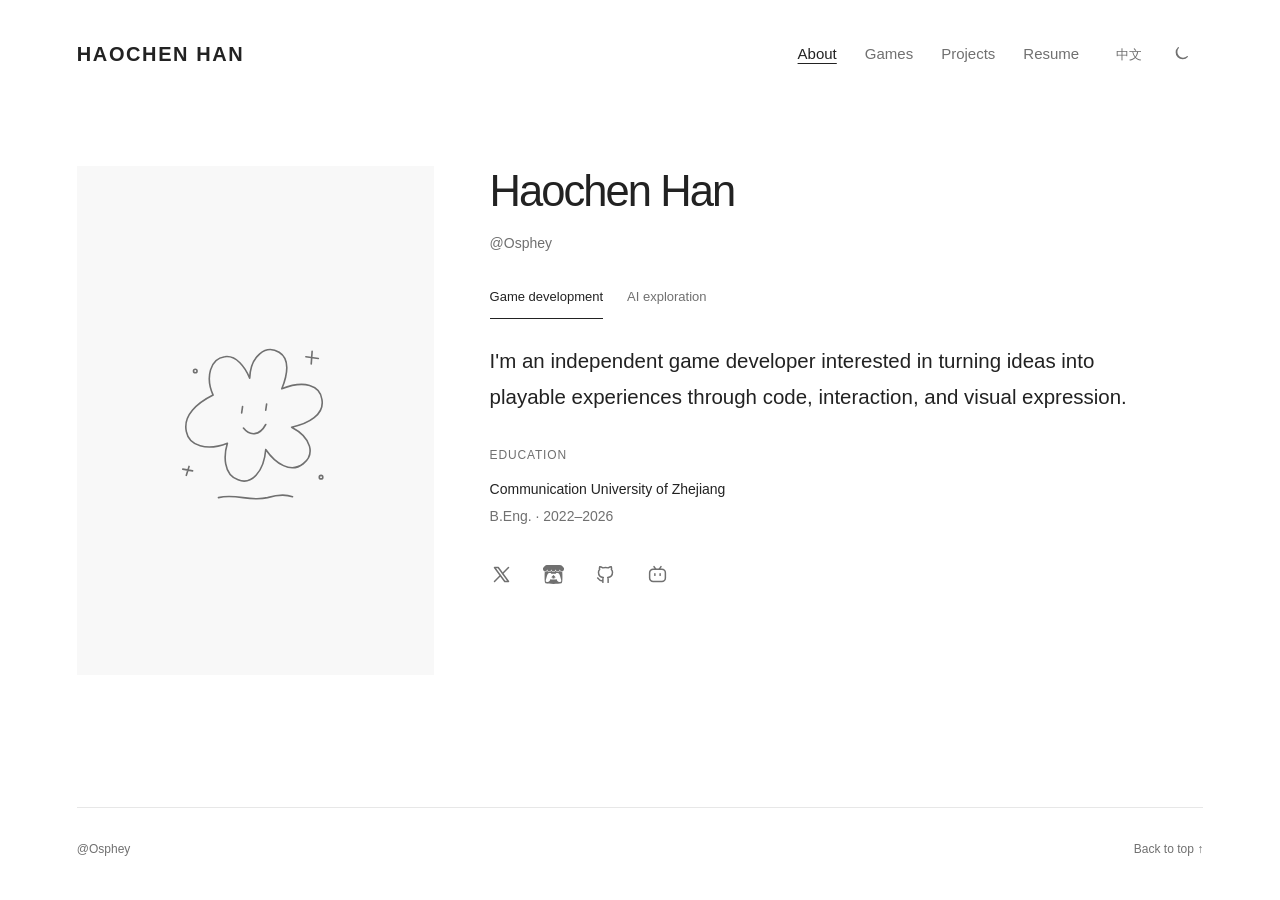
<file: index.html>
<!doctype html>
<html lang="en" data-page="about">
<head>
  <meta charset="UTF-8">
  <meta name="viewport" content="width=device-width, initial-scale=1">
  <meta name="color-scheme" content="light dark">
  <meta name="description" content="Haochen Han — independent game developer." data-zh-content="韩昊辰 Osphey — 独立游戏开发者。" data-ai-content="Haochen Han · Osphey — exploring AI and creative tools." data-zh-ai-content="韩昊辰 Osphey — 探索 AI 与创意工具。">
  <title data-zh="韩昊辰 · Osphey">Haochen Han</title>
  <script src="assets/site.js"></script>
  <link rel="stylesheet" href="assets/site.css">
</head>
<body id="top">
  <header class="site-header">
    <a class="site-name" href="index.html" data-site-link data-zh="韩昊辰">Haochen Han</a>
    <nav class="site-nav" aria-label="Main navigation" data-zh-label="主导航">
      <a href="index.html" data-site-link data-zh="关于" aria-current="page">About</a>
      <a href="games.html" data-site-link data-zh="游戏">Games</a>
      <a href="projects.html" data-site-link data-zh="项目">Projects</a>
      <a href="resume.html" data-site-link data-zh="简历">Resume</a>
    </nav>
    <div class="header-actions">
      <button class="language-toggle" type="button" aria-label="Switch to Chinese" lang="zh-CN" hidden>中文</button>
      <button class="theme-toggle" type="button" aria-label="Switch to dark mode" title="Switch to dark mode" aria-pressed="false" hidden>
        <svg class="moon-icon" viewBox="0 0 24 24" aria-hidden="true" focusable="false"><path d="M20.5 15.5A8.5 8.5 0 0 1 8.5 3.5a8.5 8.5 0 1 0 12 12Z" /></svg>
        <svg class="sun-icon" viewBox="0 0 24 24" aria-hidden="true" focusable="false" hidden><circle cx="12" cy="12" r="4" /><path d="M12 2v2m0 16v2M4.93 4.93l1.42 1.42m11.3 11.3 1.42 1.42M2 12h2m16 0h2M4.93 19.07l1.42-1.42m11.3-11.3 1.42-1.42" /></svg>
      </button>
    </div>
  </header>
  <main class="about-page">
    <section class="about" aria-label="About Haochen Han" data-zh-label="关于韩昊辰">
      <figure class="portrait portrait-placeholder" aria-hidden="true">
        <svg viewBox="0 0 240 240" fill="none" focusable="false">
          <path d="M73 92C64 72 70 51 86 49c13-2 23 12 28 24 1-25 18-38 33-29 13 8 9 26 3 41 25-10 43-4 45 12 3 17-15 27-34 31 23 12 26 31 13 41-14 11-31 0-42-16-2 25-16 40-31 34-17-6-16-28-12-41-23 9-43 3-46-13-4-18 12-32 30-41Z" />
          <path d="M106 105l-1 7m28-10-1 7m-25 20c7 9 18 9 25-4" />
          <path d="m184 43-1 14m-6-8 14 2M46 172l-3 10m-4-7 11 2" />
          <path d="M79 207c20-5 35 5 55 0 10-3 20-4 28-1" />
          <circle cx="53" cy="65" r="2" />
          <circle cx="194" cy="184" r="2" />
        </svg>
      </figure>
      <div class="profile">
        <h1 data-zh="韩昊辰">Haochen Han</h1>
        <p class="handle">@Osphey</p>
        <div class="profile-switcher" role="group" aria-label="Profile focus" data-zh-label="个人方向" hidden>
          <button type="button" data-profile-option="games" data-zh="游戏开发" aria-pressed="true">Game development</button>
          <button type="button" data-profile-option="ai" data-zh="AI 探索" aria-pressed="false">AI exploration</button>
        </div>
        <div class="profile-copy" data-profile="games">
          <p class="intro" data-zh="我是一名独立游戏开发者，喜欢用代码、交互和视觉表达，把想法变成可以亲手体验的游戏。">I'm an independent game developer interested in turning ideas into playable experiences through code, interaction, and visual expression.</p>
          <div class="education">
            <h2 data-zh="学业经历">education</h2>
            <p>
              <span class="education-school" data-zh="浙江传媒学院">Communication University of Zhejiang</span>
              <span class="education-details" data-zh="工学学士 · 2022–2026">B.Eng. · 2022–2026</span>
            </p>
          </div>
        </div>
        <div class="profile-copy" data-profile="ai">
          <p class="intro" data-zh="我正在探索 AI 如何让创作更有趣、工具更好用。这里会慢慢收集相关的实验、项目和笔记。">I'm exploring how AI can make creative work more playful and useful. This page will gradually collect experiments, projects, and notes from that exploration.</p>
          <div class="education">
            <h2 data-zh="关注方向">areas of interest</h2>
            <p data-zh="创意工具 · 互动体验 · 轻量工作流">Creative tools · interactive experiences · lightweight workflows</p>
          </div>
        </div>
        <nav class="links" aria-label="Social links" data-zh-label="社交平台">
          <a class="link" href="https://x.com/Ospheyy" target="_blank" rel="noopener noreferrer" aria-label="X" title="X">
            <svg width="24" height="24" viewBox="0 0 24 24" aria-hidden="true" focusable="false">
              <path d="M4 4l11.733 16h4.267L8.267 4z" />
              <path d="M4 20l6.768-6.768m2.46-2.46L20 4" />
            </svg>
          </a>
          <a class="link" href="https://osphey.itch.io/" target="_blank" rel="noopener noreferrer" aria-label="itch.io" title="itch.io">
            <!-- Original path and aspect ratio: https://itch.io/press-kit -->
            <svg class="icon-itch" width="24" height="24" viewBox="0 0 245.371 220.736" aria-hidden="true" focusable="false">
              <path d="M31.99 1.365C21.287 7.72.2 31.945 0 38.298v10.516C0 62.144 12.46 73.86 23.773 73.86c13.584 0 24.902-11.258 24.903-24.62 0 13.362 10.93 24.62 24.515 24.62 13.586 0 24.165-11.258 24.165-24.62 0 13.362 11.622 24.62 25.207 24.62h.246c13.586 0 25.208-11.258 25.208-24.62 0 13.362 10.58 24.62 24.164 24.62 13.585 0 24.515-11.258 24.515-24.62 0 13.362 11.32 24.62 24.903 24.62 11.313 0 23.773-11.714 23.773-25.046V38.298c-.2-6.354-21.287-30.58-31.988-36.933C180.118.197 157.056-.005 122.685 0c-34.37.003-81.228.54-90.697 1.365zm65.194 66.217a28.025 28.025 0 0 1-4.78 6.155c-5.128 5.014-12.157 8.122-19.906 8.122a28.482 28.482 0 0 1-19.948-8.126c-1.858-1.82-3.27-3.766-4.563-6.032l-.006.004c-1.292 2.27-3.092 4.215-4.954 6.037a28.5 28.5 0 0 1-19.948 8.12c-.934 0-1.906-.258-2.692-.528-1.092 11.372-1.553 22.24-1.716 30.164l-.002.045c-.02 4.024-.04 7.333-.06 11.93.21 23.86-2.363 77.334 10.52 90.473 19.964 4.655 56.7 6.775 93.555 6.788h.006c36.854-.013 73.59-2.133 93.554-6.788 12.883-13.14 10.31-66.614 10.52-90.474-.022-4.596-.04-7.905-.06-11.93l-.003-.045c-.162-7.926-.623-18.793-1.715-30.165-.786.27-1.757.528-2.692.528a28.5 28.5 0 0 1-19.948-8.12c-1.862-1.822-3.662-3.766-4.955-6.037l-.006-.004c-1.294 2.266-2.705 4.213-4.563 6.032a28.48 28.48 0 0 1-19.947 8.125c-7.748 0-14.778-3.11-19.906-8.123a28.025 28.025 0 0 1-4.78-6.155 27.99 27.99 0 0 1-4.736 6.155 28.49 28.49 0 0 1-19.95 8.124c-.27 0-.54-.012-.81-.02h-.007c-.27.008-.54.02-.813.02a28.49 28.49 0 0 1-19.95-8.123 27.992 27.992 0 0 1-4.736-6.155zm-20.486 26.49l-.002.01h.015c8.113.017 15.32 0 24.25 9.746 7.028-.737 14.372-1.105 21.722-1.094h.006c7.35-.01 14.694.357 21.723 1.094 8.93-9.747 16.137-9.73 24.25-9.746h.014l-.002-.01c3.833 0 19.166 0 29.85 30.007L210 165.244c8.504 30.624-2.723 31.373-16.727 31.4-20.768-.773-32.267-15.855-32.267-30.935-11.496 1.884-24.907 2.826-38.318 2.827h-.006c-13.412 0-26.823-.943-38.318-2.827 0 15.08-11.5 30.162-32.267 30.935-14.004-.027-25.23-.775-16.726-31.4L46.85 124.08C57.534 94.073 72.867 94.073 76.7 94.073zm45.985 23.582v.006c-.02.02-21.863 20.08-25.79 27.215l14.304-.573v12.474c0 .584 5.74.346 11.486.08h.006c5.744.266 11.485.504 11.485-.08v-12.474l14.304.573c-3.928-7.135-25.79-27.215-25.79-27.215v-.006l-.003.002z" />
            </svg>
          </a>
          <a class="link" href="https://github.com/osphey" target="_blank" rel="noopener noreferrer" aria-label="GitHub" title="GitHub">
            <svg width="24" height="24" viewBox="0 0 24 24" aria-hidden="true" focusable="false">
              <path d="M9 19c-4.3 1.4 -4.3 -2.5 -6 -3m12 5v-3.5c0 -1 .1 -1.4 -.5 -2c2.8 -.3 5.5 -1.4 5.5 -6a4.6 4.6 0 0 0 -1.3 -3.2a4.2 4.2 0 0 0 -.1 -3.2s-1.1 -.3 -3.5 1.3a12.3 12.3 0 0 0 -6.2 0c-2.4 -1.6 -3.5 -1.3 -3.5 -1.3a4.2 4.2 0 0 0 -.1 3.2a4.6 4.6 0 0 0 -1.3 3.2c0 4.6 2.7 5.7 5.5 6c-.6 .6 -.6 1.2 -.5 2v3.5" />
            </svg>
          </a>
          <a class="link" href="https://space.bilibili.com/3494350312966218" target="_blank" rel="noopener noreferrer" aria-label="Bilibili" title="Bilibili" data-zh-label="哔哩哔哩" data-zh-title="哔哩哔哩">
            <svg width="24" height="24" viewBox="0 0 24 24" aria-hidden="true" focusable="false">
              <path d="M3 10a4 4 0 0 1 4 -4h10a4 4 0 0 1 4 4v6a4 4 0 0 1 -4 4h-10a4 4 0 0 1 -4 -4v-6" />
              <path d="M8 3l2 3M16 3l-2 3M9 13v-2M15 11v2" />
            </svg>
          </a>
        </nav>
      </div>
    </section>
  </main>
  <footer class="site-footer">
    <span>@Osphey</span>
    <a href="#top" data-zh="返回顶部 ↑">Back to top ↑</a>
  </footer>
</body>
</html>
</file>
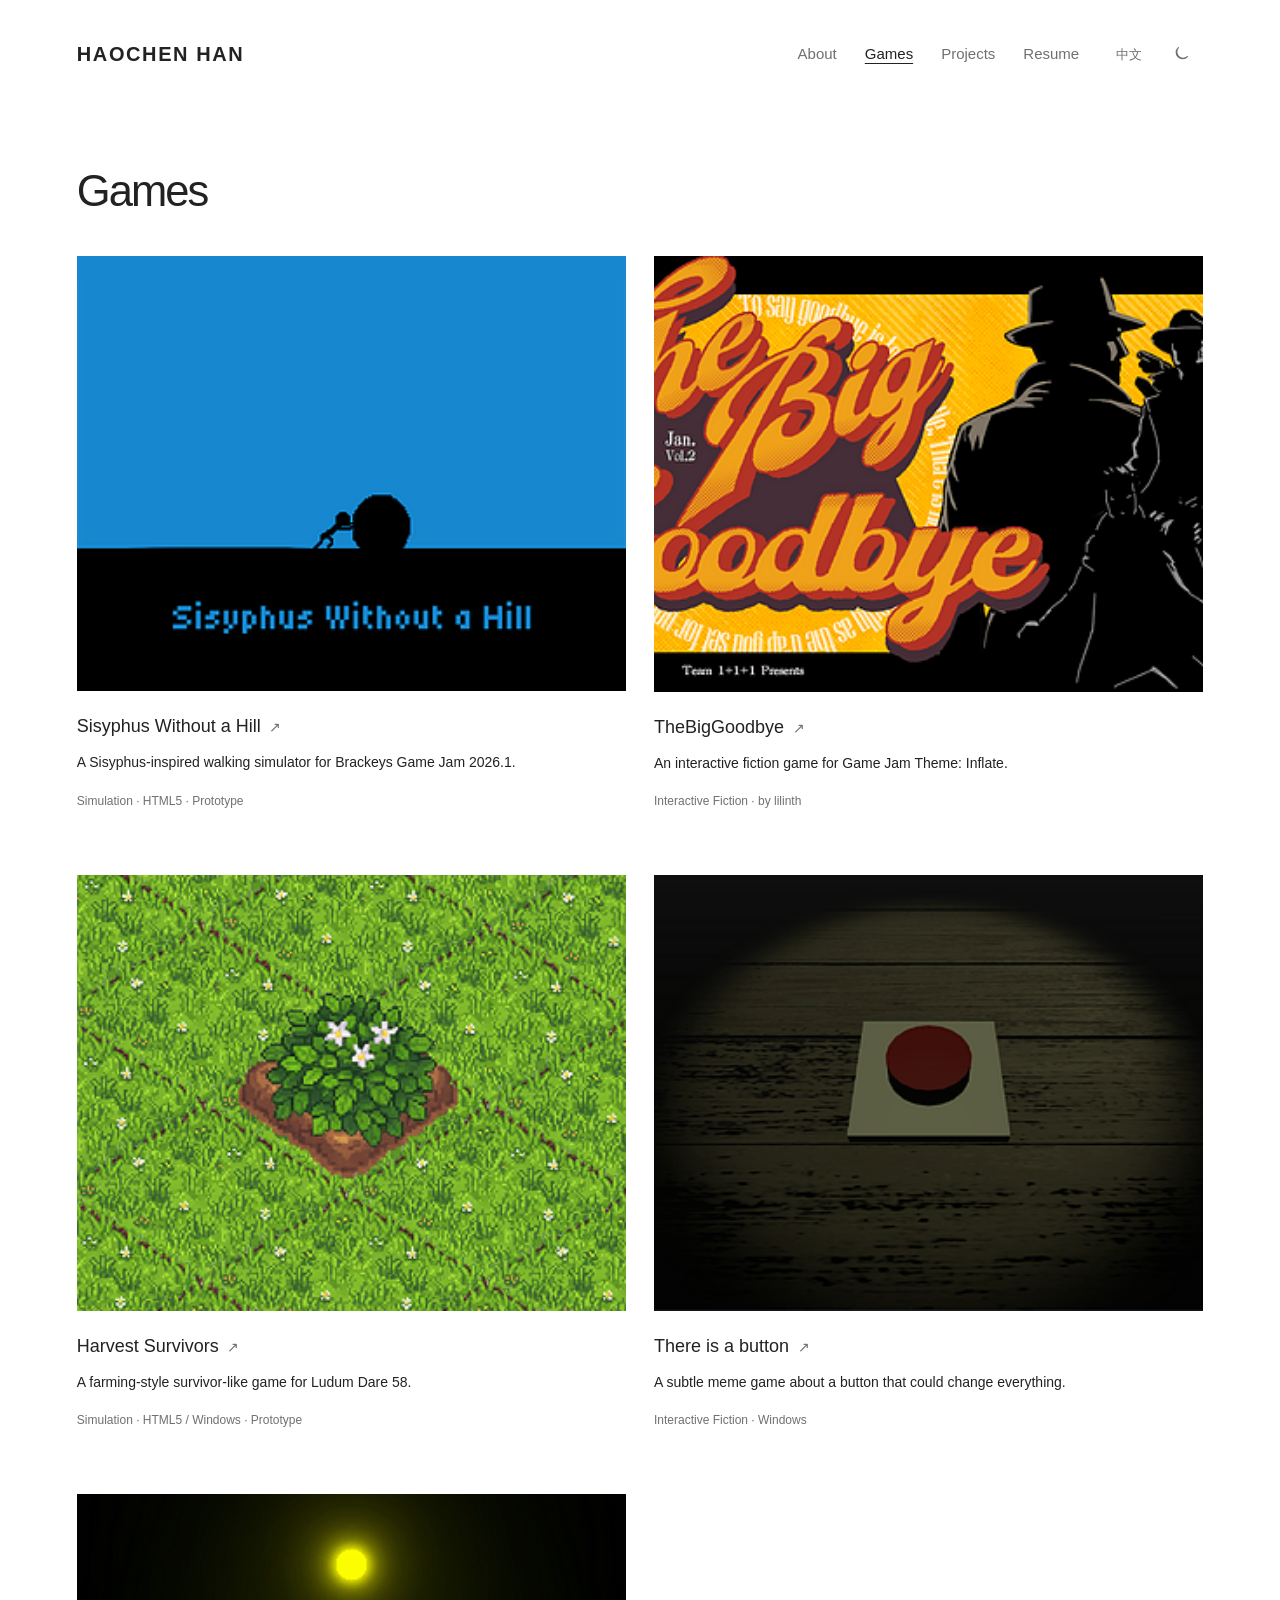
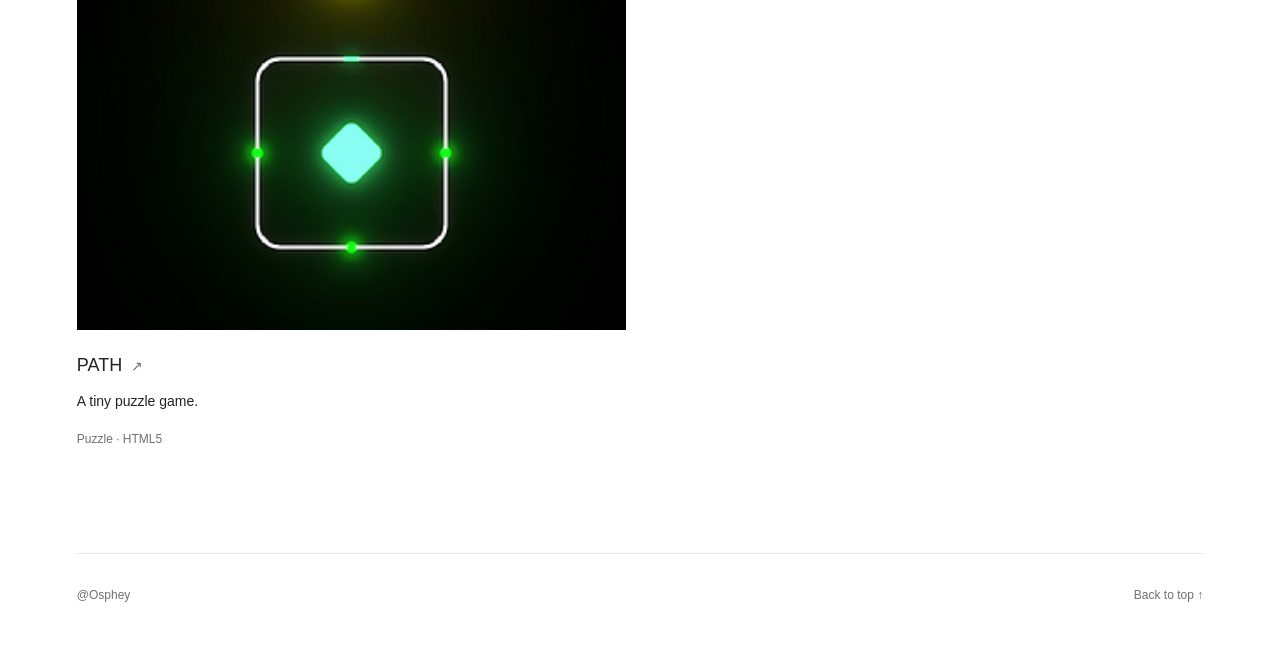
<file: games.html>
<!doctype html>
<html lang="en" data-page="games">
<head>
  <meta charset="UTF-8">
  <meta name="viewport" content="width=device-width, initial-scale=1">
  <meta name="color-scheme" content="light dark">
  <meta name="description" content="Games by Haochen Han · Osphey." data-zh-content="韩昊辰 Osphey 的游戏作品。">
  <title data-zh="游戏 · 韩昊辰">Games · Haochen Han</title>
  <script src="assets/site.js"></script>
  <link rel="stylesheet" href="assets/site.css">
</head>
<body id="top">
  <header class="site-header">
    <a class="site-name" href="index.html" data-site-link data-zh="韩昊辰">Haochen Han</a>
    <nav class="site-nav" aria-label="Main navigation" data-zh-label="主导航">
      <a href="index.html" data-site-link data-zh="关于">About</a>
      <a href="games.html" data-site-link data-zh="游戏" aria-current="page">Games</a>
      <a href="projects.html" data-site-link data-zh="项目">Projects</a>
      <a href="resume.html" data-site-link data-zh="简历">Resume</a>
    </nav>
    <div class="header-actions">
      <button class="language-toggle" type="button" aria-label="Switch to Chinese" lang="zh-CN" hidden>中文</button>
      <button class="theme-toggle" type="button" aria-label="Switch to dark mode" title="Switch to dark mode" aria-pressed="false" hidden>
        <svg class="moon-icon" viewBox="0 0 24 24" aria-hidden="true" focusable="false"><path d="M20.5 15.5A8.5 8.5 0 0 1 8.5 3.5a8.5 8.5 0 1 0 12 12Z" /></svg>
        <svg class="sun-icon" viewBox="0 0 24 24" aria-hidden="true" focusable="false" hidden><circle cx="12" cy="12" r="4" /><path d="M12 2v2m0 16v2M4.93 4.93l1.42 1.42m11.3 11.3 1.42 1.42M2 12h2m16 0h2M4.93 19.07l1.42-1.42m11.3-11.3 1.42-1.42" /></svg>
      </button>
    </div>
  </header>
  <main class="games-page">
    <header class="page-heading">
      <h1 data-zh="游戏">Games</h1>
    </header>
    <ul class="game-list">
      <li class="game">
        <a class="game-image" href="https://osphey.itch.io/sisyphus-without-a-hill" target="_blank" rel="noopener noreferrer" aria-label="Open Sisyphus Without a Hill on itch.io" data-zh-label="在 itch.io 打开 Sisyphus Without a Hill">
          <img src="assets/games/sisyphus-without-a-hill.png" width="315" height="250" loading="lazy" decoding="async" alt="">
        </a>
        <div class="game-copy">
          <h2><a class="game-title" href="https://osphey.itch.io/sisyphus-without-a-hill" target="_blank" rel="noopener noreferrer">Sisyphus Without a Hill&nbsp;<span class="external-mark" aria-hidden="true">↗</span></a></h2>
          <p class="game-description" data-zh="以西西弗斯为灵感的步行模拟游戏，为 Brackeys Game Jam 2026.1 创作。">A Sisyphus-inspired walking simulator for Brackeys Game Jam 2026.1.</p>
          <span class="game-meta" data-zh="模拟 · 网页端 · 原型">Simulation · HTML5 · Prototype</span>
        </div>
      </li>
      <li class="game">
        <a class="game-image" href="https://lilinth.itch.io/thebiggoodbye" target="_blank" rel="noopener noreferrer" aria-label="Open TheBigGoodbye on itch.io" data-zh-label="在 itch.io 打开 TheBigGoodbye">
          <img src="assets/games/thebiggoodbye.png" width="315" height="250" loading="lazy" decoding="async" alt="">
        </a>
        <div class="game-copy">
          <h2><a class="game-title" href="https://lilinth.itch.io/thebiggoodbye" target="_blank" rel="noopener noreferrer">TheBigGoodbye&nbsp;<span class="external-mark" aria-hidden="true">↗</span></a></h2>
          <p class="game-description" data-zh="为「膨胀（Inflate）」主题 Game Jam 创作的互动叙事游戏。">An interactive fiction game for Game Jam Theme: Inflate.</p>
          <span class="game-meta" data-zh="互动叙事 · 作者：lilinth">Interactive Fiction · by lilinth</span>
        </div>
      </li>
      <li class="game">
        <a class="game-image" href="https://osphey.itch.io/harvest-survivors" target="_blank" rel="noopener noreferrer" aria-label="Open Harvest Survivors on itch.io" data-zh-label="在 itch.io 打开 Harvest Survivors">
          <img src="assets/games/harvest-survivors.png" width="315" height="250" loading="lazy" decoding="async" alt="">
        </a>
        <div class="game-copy">
          <h2><a class="game-title" href="https://osphey.itch.io/harvest-survivors" target="_blank" rel="noopener noreferrer">Harvest Survivors&nbsp;<span class="external-mark" aria-hidden="true">↗</span></a></h2>
          <p class="game-description" data-zh="结合农场元素的类幸存者游戏，为 Ludum Dare 58 创作。">A farming-style survivor-like game for Ludum Dare 58.</p>
          <span class="game-meta" data-zh="模拟 · 网页端 / Windows · 原型">Simulation · HTML5 / Windows · Prototype</span>
        </div>
      </li>
      <li class="game">
        <a class="game-image" href="https://osphey.itch.io/there-is-a-button" target="_blank" rel="noopener noreferrer" aria-label="Open There is a button on itch.io" data-zh-label="在 itch.io 打开 There is a button">
          <img src="assets/games/there-is-a-button.png" width="315" height="250" loading="lazy" decoding="async" alt="">
        </a>
        <div class="game-copy">
          <h2><a class="game-title" href="https://osphey.itch.io/there-is-a-button" target="_blank" rel="noopener noreferrer">There is a button&nbsp;<span class="external-mark" aria-hidden="true">↗</span></a></h2>
          <p class="game-description" data-zh="一个带点玩梗意味的小游戏，围绕一颗可能改变一切的按钮展开。">A subtle meme game about a button that could change everything.</p>
          <span class="game-meta" data-zh="互动叙事 · Windows">Interactive Fiction · Windows</span>
        </div>
      </li>
      <li class="game">
        <a class="game-image" href="https://osphey.itch.io/path" target="_blank" rel="noopener noreferrer" aria-label="Open PATH on itch.io" data-zh-label="在 itch.io 打开 PATH">
          <img src="assets/games/path.png" width="315" height="250" loading="lazy" decoding="async" alt="">
        </a>
        <div class="game-copy">
          <h2><a class="game-title" href="https://osphey.itch.io/path" target="_blank" rel="noopener noreferrer">PATH&nbsp;<span class="external-mark" aria-hidden="true">↗</span></a></h2>
          <p class="game-description" data-zh="一个小巧的解谜游戏。">A tiny puzzle game.</p>
          <span class="game-meta" data-zh="解谜 · 网页端">Puzzle · HTML5</span>
        </div>
      </li>
    </ul>
  </main>
  <footer class="site-footer">
    <span>@Osphey</span>
    <a href="#top" data-zh="返回顶部 ↑">Back to top ↑</a>
  </footer>
</body>
</html>
</file>
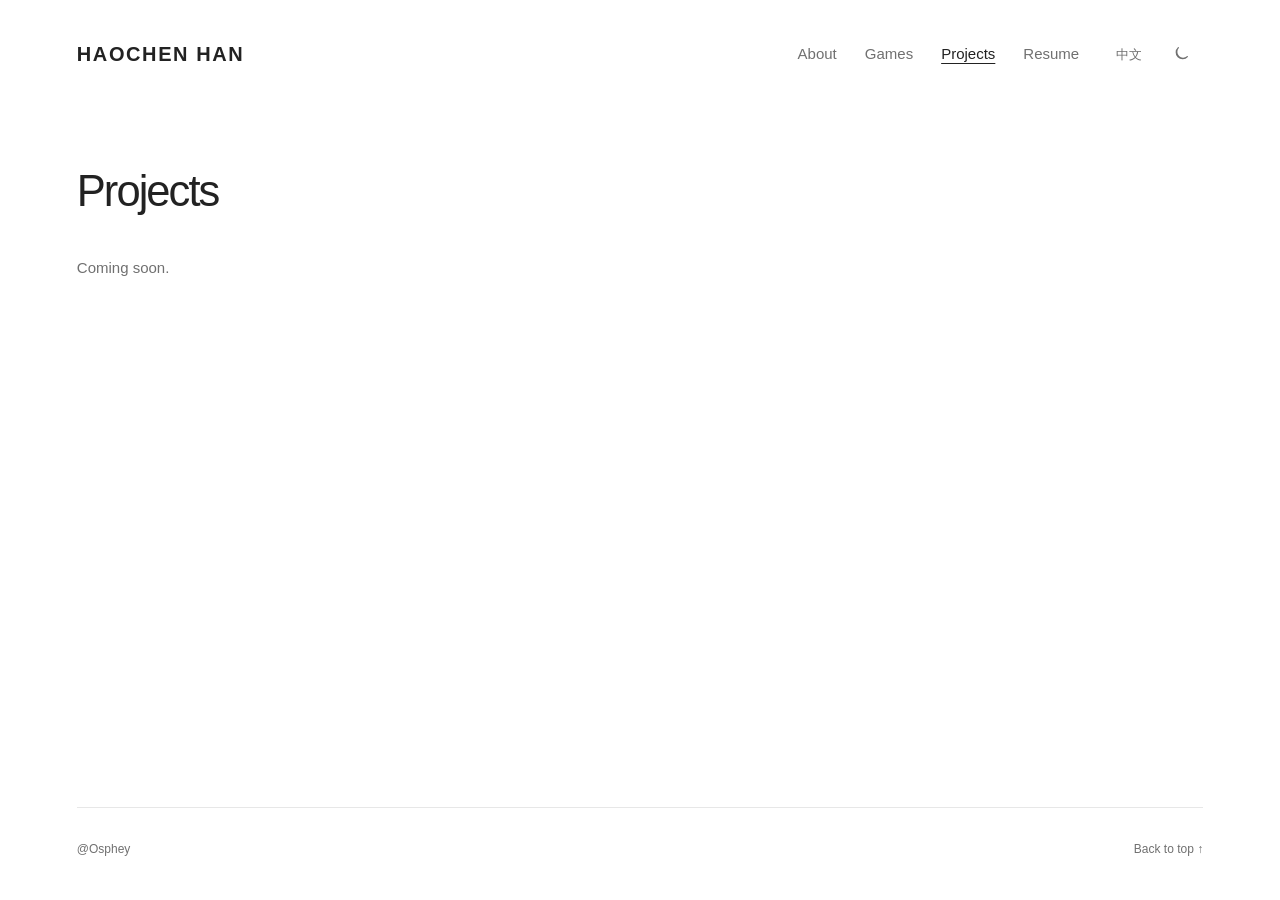
<file: projects.html>
<!doctype html>
<html lang="en" data-page="projects">
<head>
  <meta charset="UTF-8">
  <meta name="viewport" content="width=device-width, initial-scale=1">
  <meta name="color-scheme" content="light dark">
  <meta name="description" content="Projects by Haochen Han · Osphey." data-zh-content="韩昊辰 Osphey 的项目。" data-ai-content="AI experiments and creative tools by Haochen Han · Osphey." data-zh-ai-content="韩昊辰 Osphey 的 AI 实验与创意工具。">
  <title data-zh="项目 · 韩昊辰">Projects · Haochen Han</title>
  <script src="assets/site.js"></script>
  <link rel="stylesheet" href="assets/site.css">
</head>
<body id="top">
  <header class="site-header">
    <a class="site-name" href="index.html" data-site-link data-zh="韩昊辰">Haochen Han</a>
    <nav class="site-nav" aria-label="Main navigation" data-zh-label="主导航">
      <a href="index.html" data-site-link data-zh="关于">About</a>
      <a href="games.html" data-site-link data-zh="游戏">Games</a>
      <a href="projects.html" data-site-link data-zh="项目" aria-current="page">Projects</a>
      <a href="resume.html" data-site-link data-zh="简历">Resume</a>
    </nav>
    <div class="header-actions">
      <button class="language-toggle" type="button" aria-label="Switch to Chinese" lang="zh-CN" hidden>中文</button>
      <button class="theme-toggle" type="button" aria-label="Switch to dark mode" title="Switch to dark mode" aria-pressed="false" hidden>
        <svg class="moon-icon" viewBox="0 0 24 24" aria-hidden="true" focusable="false"><path d="M20.5 15.5A8.5 8.5 0 0 1 8.5 3.5a8.5 8.5 0 1 0 12 12Z" /></svg>
        <svg class="sun-icon" viewBox="0 0 24 24" aria-hidden="true" focusable="false" hidden><circle cx="12" cy="12" r="4" /><path d="M12 2v2m0 16v2M4.93 4.93l1.42 1.42m11.3 11.3 1.42 1.42M2 12h2m16 0h2M4.93 19.07l1.42-1.42m11.3-11.3 1.42-1.42" /></svg>
      </button>
    </div>
  </header>
  <main class="projects-page">
    <header class="page-heading">
      <h1 data-zh="项目">Projects</h1>
    </header>
    <div data-profile="games">
      <p class="empty-copy" data-zh="敬请期待。">Coming soon.</p>
    </div>
    <div data-profile="ai">
      <p class="page-kicker" data-zh="AI 探索">AI exploration</p>
      <ul class="ai-project-list">
        <li>
          <span class="ai-project-status" data-zh="01 · 即将更新">01 · coming soon</span>
          <h2 data-zh="创意工具">Creative tools</h2>
          <p data-zh="为未来的 AI 辅助创作工具和小型实用程序预留的位置。">A space for future AI-assisted creative tools and small utilities.</p>
        </li>
        <li>
          <span class="ai-project-status" data-zh="02 · 即将更新">02 · coming soon</span>
          <h2 data-zh="互动实验">Interactive experiments</h2>
          <p data-zh="为未来结合 AI 与可玩交互的原型预留的位置。">A space for future prototypes that bring AI into playful interactions.</p>
        </li>
      </ul>
      <section id="ai-notes" class="section">
        <h2 data-zh="笔记">notes</h2>
        <p data-zh="以后会在这里记录制作过程中的想法、发现和有用的链接。">Ideas, discoveries, and useful links from the making process will appear here.</p>
      </section>
    </div>
  </main>
  <footer class="site-footer">
    <span>@Osphey</span>
    <a href="#top" data-zh="返回顶部 ↑">Back to top ↑</a>
  </footer>
</body>
</html>
</file>
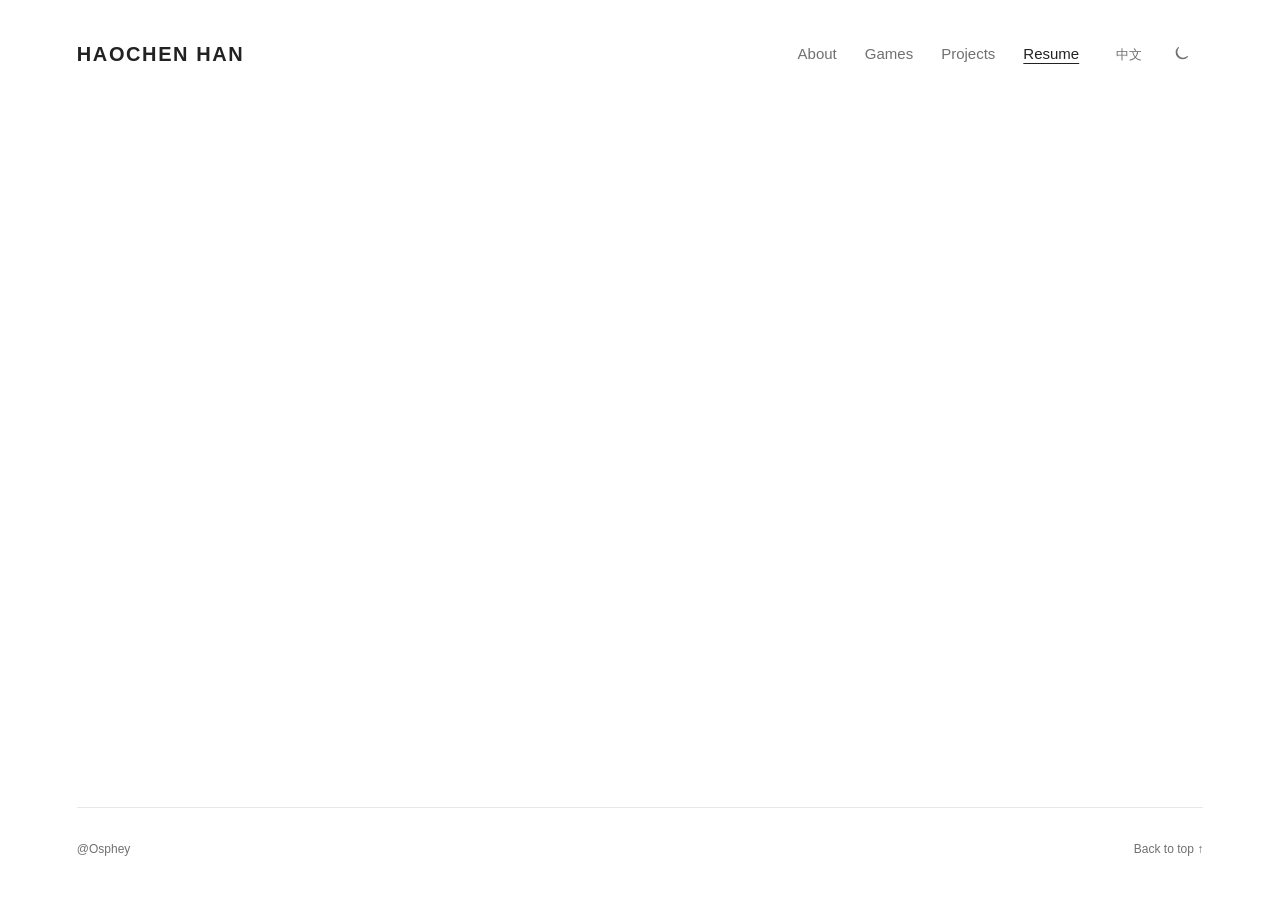
<file: resume.html>
<!doctype html>
<html lang="en" data-page="resume">
<head>
  <meta charset="UTF-8">
  <meta name="viewport" content="width=device-width, initial-scale=1">
  <meta name="color-scheme" content="light dark">
  <meta name="description" content="Resume of Haochen Han · Osphey." data-zh-content="韩昊辰 Osphey 的简历。">
  <title data-zh="简历 · 韩昊辰">Resume · Haochen Han</title>
  <script src="assets/site.js"></script>
  <link rel="stylesheet" href="assets/site.css">
</head>
<body id="top">
  <header class="site-header">
    <a class="site-name" href="index.html" data-site-link data-zh="韩昊辰">Haochen Han</a>
    <nav class="site-nav" aria-label="Main navigation" data-zh-label="主导航">
      <a href="index.html" data-site-link data-zh="关于">About</a>
      <a href="games.html" data-site-link data-zh="游戏">Games</a>
      <a href="projects.html" data-site-link data-zh="项目">Projects</a>
      <a href="resume.html" data-site-link data-zh="简历" aria-current="page">Resume</a>
    </nav>
    <div class="header-actions">
      <button class="language-toggle" type="button" aria-label="Switch to Chinese" lang="zh-CN" hidden>中文</button>
      <button class="theme-toggle" type="button" aria-label="Switch to dark mode" title="Switch to dark mode" aria-pressed="false" hidden>
        <svg class="moon-icon" viewBox="0 0 24 24" aria-hidden="true" focusable="false"><path d="M20.5 15.5A8.5 8.5 0 0 1 8.5 3.5a8.5 8.5 0 1 0 12 12Z" /></svg>
        <svg class="sun-icon" viewBox="0 0 24 24" aria-hidden="true" focusable="false" hidden><circle cx="12" cy="12" r="4" /><path d="M12 2v2m0 16v2M4.93 4.93l1.42 1.42m11.3 11.3 1.42 1.42M2 12h2m16 0h2M4.93 19.07l1.42-1.42m11.3-11.3 1.42-1.42" /></svg>
      </button>
    </div>
  </header>
  <main class="resume-page" aria-label="Resume" data-zh-label="简历"></main>
  <footer class="site-footer">
    <span>@Osphey</span>
    <a href="#top" data-zh="返回顶部 ↑">Back to top ↑</a>
  </footer>
</body>
</html>
</file>
<file: assets/site.css>
/* Theme and shared page frame */
:root {
  color-scheme: light;
  font-family: Arial, "Helvetica Neue", "PingFang SC", "Microsoft YaHei", sans-serif;
  font-size: 15px;
  line-height: 1.65;
  --background: #fff;
  --foreground: #222;
  --muted: #707070;
  --border: #e7e7e7;
  --content-width: 1200px;
  --page-gutter: clamp(24px, 6vw, 80px);
  background: var(--background);
  color: var(--foreground);
}

:root[data-theme="dark"] {
  color-scheme: dark;
  --background: #151515;
  --foreground: #f1f1f1;
  --muted: #aaa;
  --border: #363636;
}

* {
  box-sizing: border-box;
}

body {
  display: flex;
  flex-direction: column;
  min-height: 100vh;
  min-height: 100svh;
  margin: 0;
  overflow-wrap: anywhere;
  background: var(--background);
}

a {
  color: inherit;
  text-decoration-thickness: 1px;
  text-underline-offset: 4px;
}

a:focus-visible,
button:focus-visible {
  outline: 2px solid var(--foreground);
  outline-offset: 5px;
}

main,
.site-header,
.site-footer {
  width: min(var(--content-width), calc(100% - 2 * var(--page-gutter)));
  margin-inline: auto;
}

main {
  flex: 1;
  padding-top: clamp(64px, 7vw, 104px);
}

:root[data-version="ai"] [data-profile="games"],
:root:not([data-version="ai"]) [data-profile="ai"] {
  display: none;
}

/* Open header with text navigation and quiet controls */
.site-header {
  display: grid;
  grid-template-columns: auto 1fr auto;
  grid-template-areas: "name navigation actions";
  align-items: center;
  gap: 28px;
  padding-top: 32px;
}

.site-name {
  grid-area: name;
  justify-self: start;
  font-size: 20px;
  font-weight: 700;
  letter-spacing: .08em;
  text-transform: uppercase;
  text-decoration: none;
  white-space: nowrap;
}

.site-nav {
  grid-area: navigation;
  justify-self: end;
  display: flex;
  flex-wrap: wrap;
  gap: 28px;
}

.site-nav a {
  display: inline-flex;
  align-items: center;
  min-height: 44px;
  color: var(--muted);
  text-transform: capitalize;
  text-decoration: none;
}

.site-name:hover,
.site-nav a:hover,
.site-nav a:focus-visible {
  color: var(--foreground);
}

.site-nav a[aria-current="page"] {
  color: var(--foreground);
  text-decoration: underline;
}

.header-actions {
  grid-area: actions;
  display: flex;
  align-items: center;
  gap: 8px;
}

.language-toggle,
.theme-toggle {
  display: inline-flex;
  align-items: center;
  justify-content: center;
  min-width: 44px;
  min-height: 44px;
  padding: 0 6px;
  border: 0;
  border-radius: 0;
  color: var(--muted);
  background: transparent;
  font: inherit;
  font-size: 13px;
  line-height: 1;
  cursor: pointer;
}

.theme-toggle {
  padding: 0;
}

.theme-toggle svg {
  display: block;
  width: 18px;
  height: 18px;
  fill: none;
  stroke: currentColor;
  stroke-width: 1.6;
  stroke-linecap: round;
  stroke-linejoin: round;
}

.theme-toggle svg[hidden],
.profile-switcher[hidden],
.language-toggle[hidden],
.theme-toggle[hidden] {
  display: none;
}

.language-toggle:hover,
.theme-toggle:hover,
.site-footer a:hover {
  color: var(--foreground);
}

.site-nav a:hover,
.language-toggle:hover,
.game-title:hover {
  text-decoration: underline;
}

/* About: a quiet illustration placeholder on the left and profile on the right */
.about {
  display: grid;
  grid-template-columns: minmax(0, 1fr) minmax(0, 2fr);
  align-items: start;
  gap: 56px;
}

.portrait {
  margin: 0;
}

.portrait-placeholder {
  display: grid;
  place-items: center;
  aspect-ratio: 7 / 10;
  background: color-mix(in srgb, var(--foreground) 3%, var(--background));
  color: var(--muted);
}

.portrait-placeholder svg {
  display: block;
  width: 60%;
  max-width: 220px;
  stroke: currentColor;
  stroke-width: 1.8;
  stroke-linecap: round;
  stroke-linejoin: round;
}

.profile {
  min-width: 0;
}

.profile-switcher {
  display: flex;
  flex-wrap: wrap;
  gap: 8px 24px;
  margin: 20px 0 24px;
}

.profile-switcher button {
  min-height: 44px;
  padding: 6px 0;
  border: 0;
  border-bottom: 1px solid transparent;
  border-radius: 0;
  background: transparent;
  color: var(--muted);
  font: inherit;
  font-size: 13px;
  cursor: pointer;
}

.profile-switcher button[aria-pressed="true"] {
  border-bottom-color: currentColor;
  color: var(--foreground);
}

.profile-switcher button:hover {
  color: var(--foreground);
}

h1 {
  margin: 0;
  font-size: clamp(32px, 3.4vw, 48px);
  font-weight: 500;
  letter-spacing: -.045em;
  line-height: 1.15;
}

.handle {
  margin: 16px 0 0;
  color: var(--muted);
  font-size: 14px;
}

.intro {
  max-width: 60ch;
  margin: 0;
  font-size: clamp(18px, 1.6vw, 22px);
  line-height: 1.75;
}

.education {
  margin-top: 32px;
  font-size: 14px;
}

.education h2 {
  margin: 0 0 12px;
  color: var(--muted);
  font-size: 12px;
  font-weight: 400;
  letter-spacing: .07em;
  text-transform: uppercase;
}

.education p {
  margin: 0;
}

.education-school,
.education-details {
  display: block;
}

.education-details {
  margin-top: 4px;
  color: var(--muted);
}

:lang(zh-CN) h1 {
  letter-spacing: .04em;
}

:lang(zh-CN) .intro {
  line-height: 1.9;
}

/* Social links remain plain, with no animation or hover-dependent content */
.links {
  display: flex;
  align-items: center;
  flex-wrap: wrap;
  gap: 8px;
  margin-top: 24px;
  margin-left: -10px;
}

.link {
  display: inline-flex;
  align-items: center;
  justify-content: center;
  flex: 0 0 44px;
  width: 44px;
  height: 44px;
  color: var(--muted);
  text-decoration: none;
}

.link:hover,
.link:focus-visible {
  color: var(--foreground);
}

.link svg {
  display: block;
  width: 21px;
  height: 21px;
  fill: none;
  stroke: currentColor;
  stroke-width: 1.7;
  stroke-linecap: round;
  stroke-linejoin: round;
}

/* Preserve the official itch.io logo's filled silhouette and proportions. */
.link .icon-itch {
  fill: currentColor;
  stroke: none;
}

/* Large two-column work grid; captions are always visible */
.page-heading {
  margin-bottom: 40px;
}

.page-kicker {
  margin: 0 0 28px;
  color: var(--muted);
  font-size: 13px;
}

.empty-copy {
  margin: 0;
  color: var(--muted);
}

section {
  scroll-margin-top: 32px;
}

.section {
  margin-top: clamp(80px, 8vw, 120px);
}

.section h2 {
  margin: 0 0 28px;
  font-size: 17px;
  font-weight: 400;
  line-height: 1.5;
  text-transform: capitalize;
}

.section > p {
  margin: 0;
  color: var(--muted);
}

.game-list {
  display: grid;
  grid-template-columns: repeat(2, minmax(0, 1fr));
  gap: 64px 28px;
  margin: 0;
  padding: 0;
  list-style: none;
}

.game {
  display: flex;
  flex-direction: column;
  min-width: 0;
  gap: 22px;
}

.game-image {
  display: block;
  line-height: 0;
}

.game-image img {
  display: block;
  width: 100%;
  height: auto;
  aspect-ratio: 315 / 250;
  object-fit: cover;
}

.game-copy {
  display: flex;
  flex: 1;
  flex-direction: column;
  align-items: flex-start;
  min-width: 0;
}

.game h2 {
  margin: 0;
  font-size: 18px;
  font-weight: 500;
  line-height: 1.5;
}

.game-title {
  display: inline-block;
  text-decoration: none;
}

.external-mark {
  display: inline-block;
  margin-left: .25em;
  color: var(--muted);
  font-size: .8em;
}

.game-description {
  max-width: 58ch;
  margin: 10px 0 16px;
  font-size: 14px;
  line-height: 1.8;
}

.game-meta {
  margin-top: auto;
  color: var(--muted);
  font-size: 12px;
  line-height: 1.6;
}

/* AI profile uses the same spacing and column rhythm */
.ai-project-list {
  display: grid;
  grid-template-columns: repeat(2, minmax(0, 1fr));
  gap: 48px 56px;
  margin: 0;
  padding: 0;
  list-style: none;
}

.ai-project-list h2 {
  margin: 0 0 12px;
  font-size: 22px;
  font-weight: 400;
}

.ai-project-list p {
  max-width: 50ch;
  margin: 0;
  line-height: 1.8;
}

.ai-project-status {
  display: block;
  margin-bottom: 20px;
  color: var(--muted);
  font-size: 12px;
}

/* A small signature closes both profiles */
.site-footer {
  display: flex;
  align-items: center;
  justify-content: space-between;
  gap: 24px;
  margin-top: 104px;
  padding: 32px 0 40px;
  border-top: 1px solid var(--border);
  color: var(--muted);
  font-size: 12px;
}

.site-footer a {
  text-decoration: none;
}

/* Tablet: retain the split profile while giving navigation its own row */
@media (max-width: 900px) {
  .site-header {
    grid-template-columns: minmax(0, 1fr) auto;
    grid-template-areas: "name actions" "navigation navigation";
    gap: 4px 20px;
    padding-top: 24px;
  }

  .site-nav {
    justify-self: start;
  }

  .about {
    grid-template-columns: minmax(0, 1fr) minmax(0, 2fr);
    column-gap: 32px;
  }

  .game-list {
    column-gap: 24px;
  }
}

/* Portrait and biography stack before the navigation becomes cramped */
@media (max-width: 760px) {
  .about {
    grid-template-columns: minmax(0, 1fr);
    gap: 32px;
  }

  .portrait {
    width: min(100%, 360px);
  }
}

/* Phone: all content remains in its own page with a single reading column */
@media (max-width: 640px) {
  main {
    padding-top: 48px;
  }

  .site-name {
    font-size: 16px;
    letter-spacing: .05em;
  }

  .site-nav {
    gap: 20px;
    font-size: 14px;
  }

  .header-actions {
    gap: 0;
  }

  h1 {
    font-size: 36px;
  }

  .intro {
    font-size: 18px;
  }

  .links {
    margin-top: 16px;
  }

  .section {
    margin-top: 64px;
  }

  .section h2 {
    margin-bottom: 24px;
  }

  .game-list,
  .ai-project-list {
    grid-template-columns: minmax(0, 1fr);
    gap: 44px;
  }

  .game {
    gap: 18px;
  }

  .game h2 {
    font-size: 17px;
  }

  .site-footer {
    margin-top: 72px;
    padding-bottom: 32px;
  }
}
</file>
